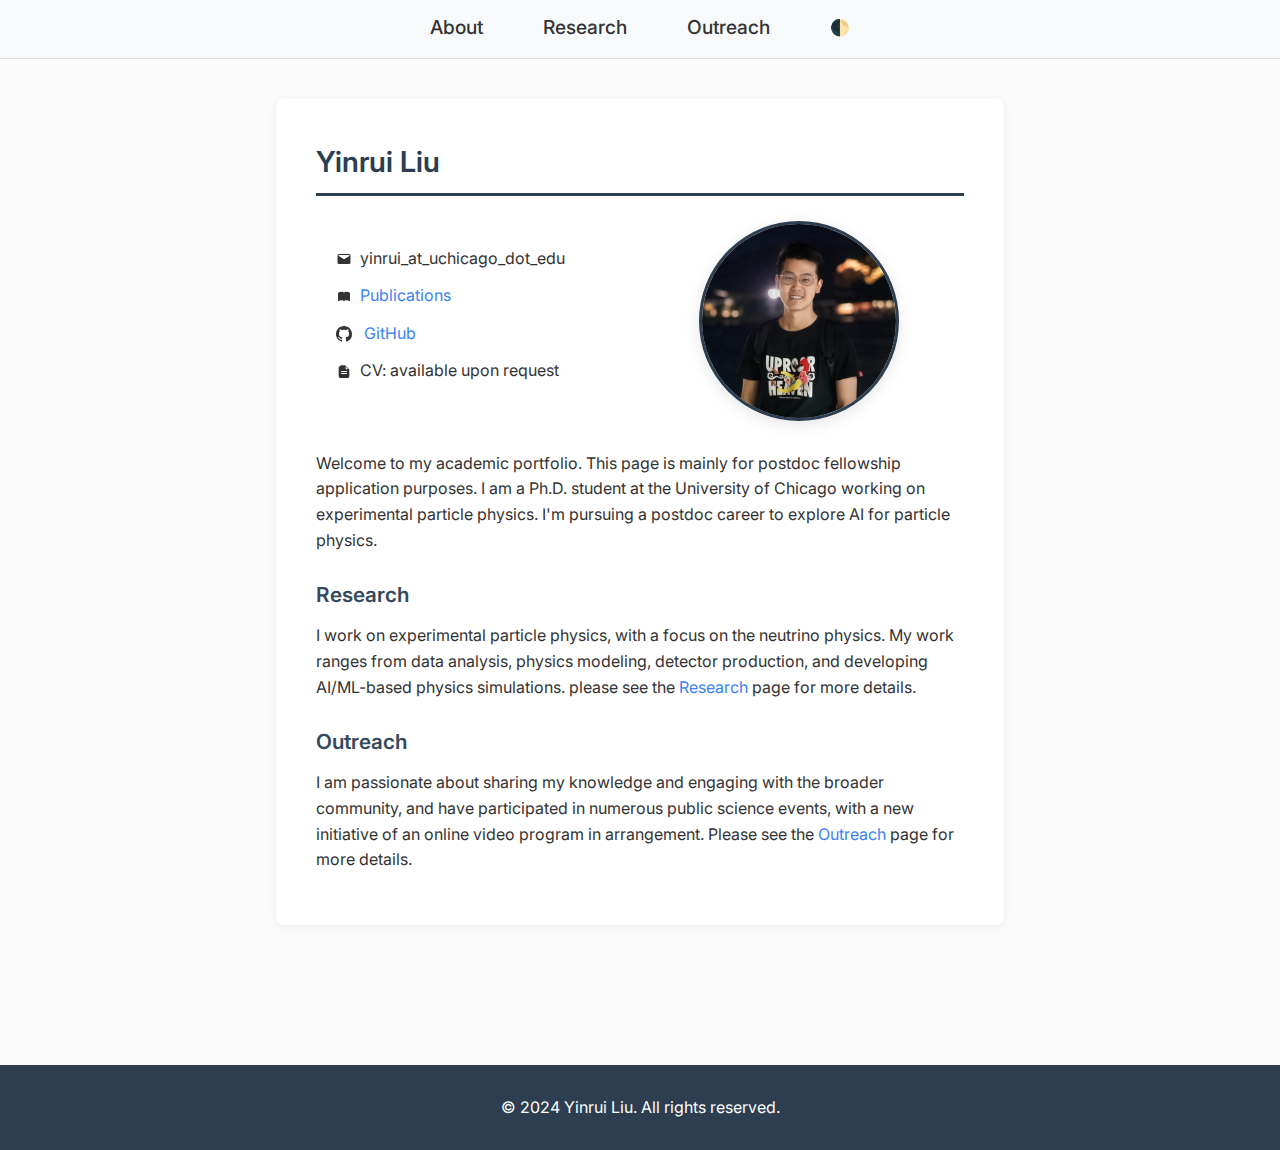
<file: index.html>
<!DOCTYPE html>
<html lang="en">
<head>
    <meta charset="UTF-8">
    <meta name="viewport" content="width=device-width, initial-scale=1.0">
    <meta name="robots" content="noindex, nofollow, noarchive, nosnippet">
    <meta name="googlebot" content="noindex, nofollow">
    <title>Yinrui Liu</title>
    <link rel="icon" href="data:image/svg+xml,<svg xmlns=%22http://www.w3.org/2000/svg%22 viewBox=%220 0 100 100%22><text y=%22.9em%22 font-size=%2290%22>⚛️</text></svg>">
    <script>
        // Redirect to about page
        window.location.replace('about.html');
    </script>
</head>
<body>
    <p>Redirecting to About page...</p>
</body>
</html>
</file>
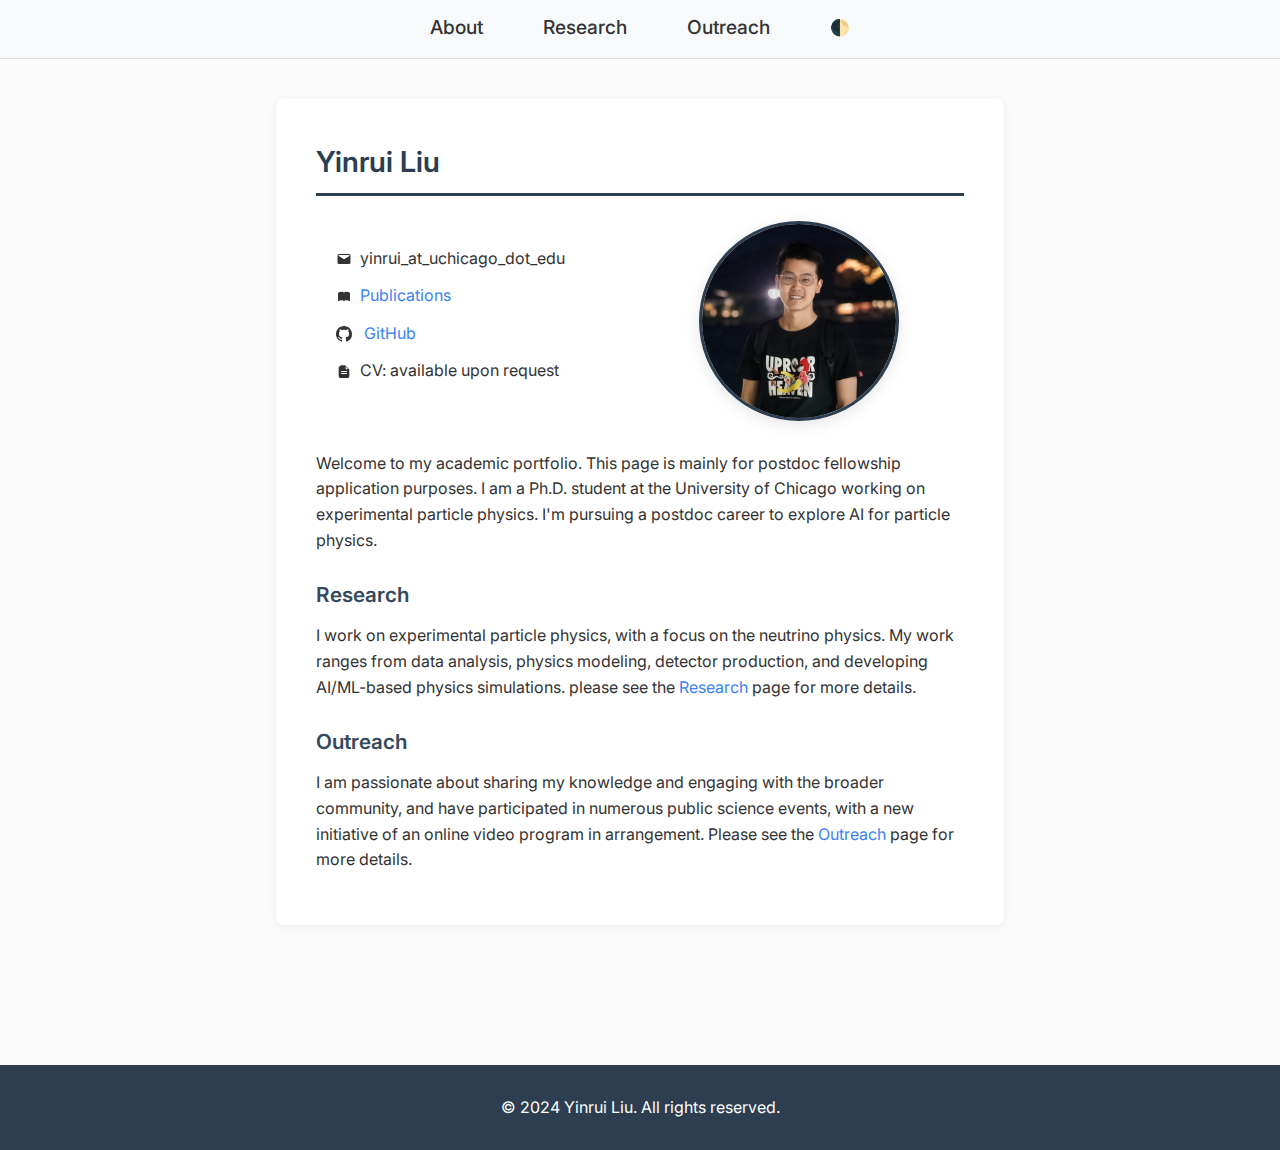
<file: about.html>
<!DOCTYPE html>
<html lang="en">
<head>
    <meta charset="UTF-8">
    <meta name="viewport" content="width=device-width, initial-scale=1.0">
    <meta name="robots" content="noindex, nofollow, noarchive, nosnippet">
    <meta name="googlebot" content="noindex, nofollow">
    <title>Yinrui Liu</title>
    <link rel="icon" href="data:image/svg+xml,<svg xmlns=%22http://www.w3.org/2000/svg%22 viewBox=%220 0 100 100%22><text y=%22.9em%22 font-size=%2290%22>⚛️</text></svg>">
    <link rel="stylesheet" href="styles.css">
    <link href="https://fonts.googleapis.com/css2?family=Inter:wght@300;400;500;600;700&display=swap" rel="stylesheet">
    <style>
        /* About page specific photo layout */
        .about-intro {
            display: grid !important;
            grid-template-columns: 70% 30% !important;
            gap: 40px;
            margin-bottom: 30px;
            align-items: center;
            width: 100%;
        }
        
        .photo-container {
            display: flex;
            justify-content: center;
            align-items: center;
            width: 30% !important;
            max-width: 30% !important;
        }
        
        .profile-photo {
            width: 200px !important;
            height: 200px !important;
            border-radius: 50%;
            object-fit: cover;
            border: 3px solid #2c3e50;
            box-shadow: 0 4px 15px rgba(0,0,0,0.1);
            margin-left: -80px; /* Adjust this value: 0px = left edge, 50px = more to right */
        }
        
        .intro-text {
            width: 70% !important;
            max-width: 70% !important;
            margin-right: 10px; /* Adjust this value: 0px = no space, 40px = more space from photo */
        }
        
        .intro-text p {
            margin-left: 20px;
        }
        
        /* Dark theme photo */
        [data-theme="dark"] .profile-photo {
            border-color: #3498db;
            box-shadow: 0 4px 15px rgba(0,0,0,0.3);
        }
        
        /* Mobile responsive */
        @media (max-width: 768px) {
            .about-intro {
                grid-template-columns: 1fr !important;
                text-align: center;
                gap: 20px;
            }
            
            .photo-container {
                order: -1;
            }
            
            .profile-photo {
                width: 200px;
                height: 200px;
            }
        }
        
        /* Main content links styling */
        .content a, .intro-text a {
            color: #3b82f6;
            text-decoration: none;
            transition: color 0.2s ease;
        }
        
        .content a:hover, .intro-text a:hover {
            color: #1d4ed8;
            text-decoration: underline;
        }
        
        /* Dark theme for main content links */
        [data-theme="dark"] .content a, [data-theme="dark"] .intro-text a {
            color: #60a5fa;
        }
        
        [data-theme="dark"] .content a:hover, [data-theme="dark"] .intro-text a:hover {
            color: #93c5fd;
        }
    </style>
</head>
<body>
    <nav class="navigation">
        <div class="container">
            <ul class="nav-list">
                <li><a href="about.html" class="active">About</a></li>
                <li><a href="research.html">Research</a></li>
                <li><a href="outreach.html">Outreach</a></li>
                <li class="theme-switcher">
                    <button id="theme-toggle" class="theme-button" title="Change theme">
                        <span class="theme-icon">🌓</span>
                    </button>
                </li>
            </ul>
        </div>
    </nav>

    <main class="main-content">
        <div class="container">
            <section class="section">
                <h2>Yinrui Liu</h2>
                <div class="content">
                    <div class="about-intro">
                        <div class="intro-text">
                            <p><svg xmlns="http://www.w3.org/2000/svg" viewBox="0 0 24 24" width="16" height="16" style="margin-right:8px; vertical-align:middle; fill:currentColor;"><path d="M2.25 6.75A2.25 2.25 0 0 1 4.5 4.5h15a2.25 2.25 0 0 1 2.25 2.25v10.5A2.25 2.25 0 0 1 19.5 19.5h-15a2.25 2.25 0 0 1-2.25-2.25V6.75zm2.41-.75a.75.75 0 0 0-.66.38.75.75 0 0 0 .27 1.02l7.03 4.48a1.5 1.5 0 0 0 1.62 0l7.03-4.48a.75.75 0 0 0 .27-1.02.75.75 0 0 0-.66-.38H4.66z"/></svg>yinrui_at_uchicago_dot_edu</p>
                            <p><svg xmlns="http://www.w3.org/2000/svg" viewBox="0 0 24 24" width="16" height="16" style="margin-right:8px; vertical-align:middle; fill:currentColor;"><path d="M12 5.25c-1.8-1.2-3.6-1.5-5.4-1.13-1.06.21-2.12.66-3.11 1.32A.75.75 0 0 0 3 6.56v10.87a.75.75 0 0 0 1.16.62c2.14-1.4 4.28-1.63 6.42-.68.49.22.98.5 1.42.83.44-.33.93-.6 1.42-.83 2.14-.95 4.28-.72 6.42.68a.75.75 0 0 0 1.16-.62V6.56a.75.75 0 0 0-.49-1.12c-.99-.66-2.05-1.11-3.11-1.32C15.6 3.75 13.8 4.05 12 5.25z"/></svg><a href="research.html">Publications</a></p>
                            <p><svg xmlns="http://www.w3.org/2000/svg" viewBox="0 0 16 16" width="16" height="16" style="margin-right:8px; vertical-align:middle; fill:currentColor;"><path d="M8 0C3.58 0 0 3.58 0 8c0 3.54 2.29 6.53 5.47 7.59.4.07.55-.17.55-.38 0-.19-.01-.82-.01-1.49-2.01.37-2.53-.49-2.69-.94-.09-.23-.48-.94-.82-1.13-.28-.15-.68-.52-.01-.53.63-.01 1.08.58 1.23.82.72 1.21 1.87.87 2.33.66.07-.52.28-.87.51-1.07-1.78-.2-3.64-.89-3.64-3.95 0-.87.31-1.59.82-2.15-.08-.2-.36-1.02.08-2.12 0 0 .67-.21 2.2.82.64-.18 1.32-.27 2-.27.68 0 1.36.09 2 .27 1.53-1.04 2.2-.82 2.2-.82.44 1.1.16 1.92.08 2.12.51.56.82 1.27.82 2.15 0 3.07-1.87 3.75-3.65 3.95.29.25.54.73.54 1.48 0 1.07-.01 1.93-.01 2.2 0 .21.15.46.55.38A8.013 8.013 0 0 0 16 8c0-4.42-3.58-8-8-8z"/></svg> <a href="https://github.com/yinrui-liu" target="_blank">GitHub</a></p>
                            <p><svg xmlns="http://www.w3.org/2000/svg" viewBox="0 0 24 24" width="16" height="16" style="margin-right:8px; vertical-align:middle; fill:currentColor;"><path d="M6.75 3A2.75 2.75 0 0 0 4 5.75v12.5A2.75 2.75 0 0 0 6.75 21h10.5A2.75 2.75 0 0 0 20 18.25V8.5a.75.75 0 0 0-.22-.53l-5.75-5.75A.75.75 0 0 0 13.5 2h-6.75zM14.25 3.81 18.19 7.75h-2.69a1.25 1.25 0 0 1-1.25-1.25V3.81zM7.5 11.25a.75.75 0 0 1 .75-.75h7.5a.75.75 0 0 1 0 1.5h-7.5a.75.75 0 0 1-.75-.75zm0 3a.75.75 0 0 1 .75-.75h7.5a.75.75 0 0 1 0 1.5h-7.5a.75.75 0 0 1-.75-.75z"/></svg>CV: available upon request</p>
                            </div>
                        <div class="photo-container">
                            <img src="figures/profile_photo.jpg" alt="Yinrui Liu" class="profile-photo">
                        </div>
                    </div>
                    
                    <p>Welcome to my academic portfolio. This page is mainly for postdoc fellowship application purposes. I am a Ph.D. student at the University of Chicago working on experimental particle physics. I'm pursuing a postdoc career to explore AI for particle physics.</p>

                    <h3>Research</h3>
                    <p>I work on experimental particle physics, with a focus on the neutrino physics. My work ranges from data analysis, physics modeling, detector production, and developing AI/ML-based physics simulations.
                        please see the <a href="research.html">Research</a> page for more details.
                    </p>
                    
                    <h3>Outreach</h3>
                    <p>I am passionate about sharing my knowledge and engaging with the broader community, and have participated in numerous public science events, with a new initiative of an online video program in arrangement. 
                        Please see the <a href="outreach.html">Outreach</a> page for more details.
                    </p>
                    
                </div>
            </section>
        </div>
    </main>

    <footer class="footer">
        <div class="container">
            <p>&copy; 2024 Yinrui Liu. All rights reserved.</p>
        </div>
    </footer>

    <script src="script.js"></script>
</body>
</html>
</file>
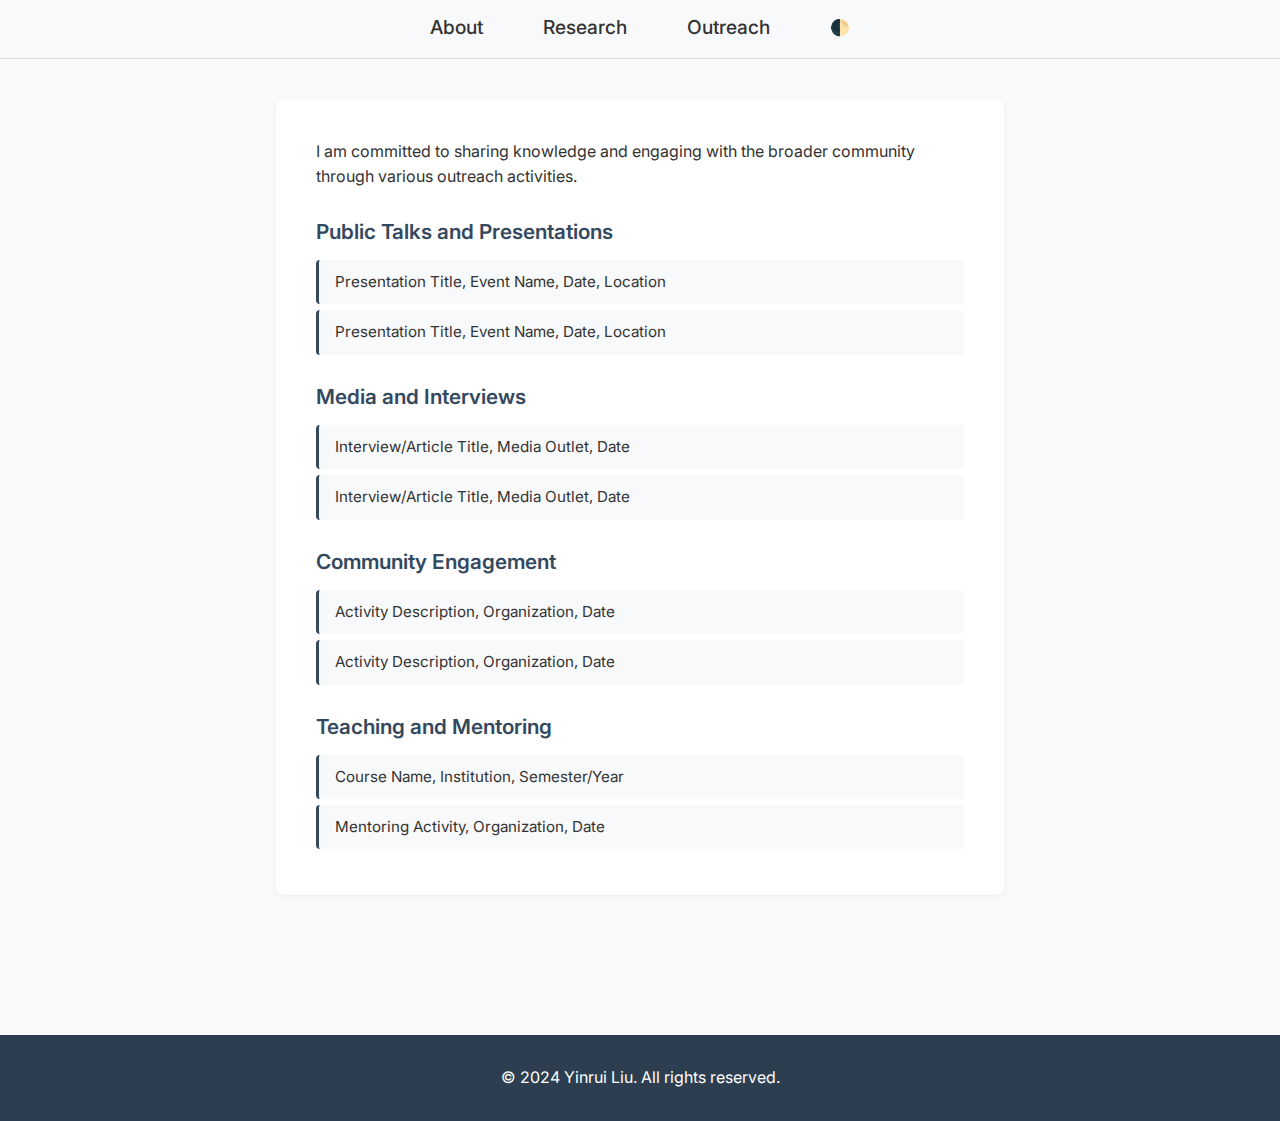
<file: outreach.html>
<!DOCTYPE html>
<html lang="en">
<head>
    <meta charset="UTF-8">
    <meta name="viewport" content="width=device-width, initial-scale=1.0">
    <meta name="robots" content="noindex, nofollow, noarchive, nosnippet">
    <meta name="googlebot" content="noindex, nofollow">
    <title>Yinrui Liu</title>
    <link rel="icon" href="data:image/svg+xml,<svg xmlns=%22http://www.w3.org/2000/svg%22 viewBox=%220 0 100 100%22><text y=%22.9em%22 font-size=%2290%22>⚛️</text></svg>">
    <link rel="stylesheet" href="styles.css">
    <link href="https://fonts.googleapis.com/css2?family=Inter:wght@300;400;500;600;700&display=swap" rel="stylesheet">
</head>
<body>
    <nav class="navigation">
        <div class="container">
            <ul class="nav-list">
                <li><a href="about.html">About</a></li>
                <li><a href="research.html">Research</a></li>
                <li><a href="outreach.html" class="active">Outreach</a></li>
                <li class="theme-switcher">
                    <button id="theme-toggle" class="theme-button" title="Change theme">
                        <span class="theme-icon">🌓</span>
                    </button>
                </li>
            </ul>
        </div>
    </nav>

    <main class="main-content">
        <div class="container">
            <section class="section">
                <div class="content">
                    <p>I am committed to sharing knowledge and engaging with the broader community through various outreach activities.</p>
                    
                    <h3>Public Talks and Presentations</h3>
                    <ul class="outreach-list">
                        <li>Presentation Title, Event Name, Date, Location</li>
                        <li>Presentation Title, Event Name, Date, Location</li>
                    </ul>
                    
                    <h3>Media and Interviews</h3>
                    <ul class="outreach-list">
                        <li>Interview/Article Title, Media Outlet, Date</li>
                        <li>Interview/Article Title, Media Outlet, Date</li>
                    </ul>

                    <h3>Community Engagement</h3>
                    <ul class="outreach-list">
                        <li>Activity Description, Organization, Date</li>
                        <li>Activity Description, Organization, Date</li>
                    </ul>

                    <h3>Teaching and Mentoring</h3>
                    <ul class="outreach-list">
                        <li>Course Name, Institution, Semester/Year</li>
                        <li>Mentoring Activity, Organization, Date</li>
                    </ul>
                </div>
            </section>
        </div>
    </main>

    <footer class="footer">
        <div class="container">
            <p>&copy; 2024 Yinrui Liu. All rights reserved.</p>
        </div>
    </footer>

    <script src="script.js"></script>
</body>
</html>
</file>
<file: styles.css>
/* Reset and base styles */
* {
    margin: 0;
    padding: 0;
    box-sizing: border-box;
}

body {
    font-family: 'Inter', -apple-system, BlinkMacSystemFont, 'Segoe UI', Roboto, sans-serif;
    line-height: 1.6;
    color: #333;
    background-color: #fafafa;
}

.container {
    max-width: 768px;
    margin: 0 auto;
    padding: 0 20px;
}

/* Navigation */
.navigation {
    background: #f8f9fa;
    border-bottom: 1px solid #e0e0e0;
    position: sticky;
    top: 0;
    z-index: 100;
    margin-top: 0;
}

/* Dark theme styles */
[data-theme="dark"] .navigation {
    background: #2c3e50;
    border-bottom: 1px solid #34495e;
}

.nav-list {
    list-style: none;
    display: flex;
    justify-content: center;
    align-items: center;
    padding: 0;
}

.nav-list li {
    margin: 0 30px;
}

.nav-list a {
    display: block;
    padding: 12px 0;
    text-decoration: none;
    color: #333;
    font-weight: 500;
    font-size: 1.2rem;
    transition: color 0.3s ease;
    border-bottom: 3px solid transparent;
}

.nav-list a:hover {
    color: #2c3e50;
    border-bottom-color: #2c3e50;
}

.nav-list a.active {
    color: #2c3e50;
    border-bottom-color: #2c3e50;
    font-weight: 600;
}

/* Theme switcher styles */
.theme-switcher {
    margin-left: 30px;
}

.theme-button {
    background: none;
    border: none;
    cursor: pointer;
    padding: 12px 0;
    font-size: 1.0rem;
    transition: all 0.3s ease;
    border-bottom: 3px solid transparent;
}

.theme-button:hover {
    transform: scale(1.1);
    border-bottom-color: #2c3e50;
}

.theme-icon {
    display: inline-block;
    transition: transform 0.3s ease;
}

.theme-button:hover .theme-icon {
    transform: rotate(180deg);
}

/* Dark theme navigation links */
[data-theme="dark"] .nav-list a {
    color: #e8e8e8;
}

[data-theme="dark"] .nav-list a:hover {
    color: #3498db;
    border-bottom-color: #3498db;
}

/* Main content */
.main-content {
    padding: 40px 0;
}

/* Dark theme main content */
[data-theme="dark"] .main-content {
    background-color: #1a1a1a;
}

.section {
    background: white;
    margin-bottom: 40px;
    padding: 40px;
    border-radius: 8px;
    box-shadow: 0 2px 10px rgba(0,0,0,0.05);
}

/* Dark theme sections */
[data-theme="dark"] .section {
    background: #2c3e50;
    color: #e8e8e8;
    box-shadow: 0 2px 10px rgba(0,0,0,0.3);
}

.section h2 {
    font-size: 1.8rem;
    font-weight: 600;
    margin-bottom: 25px;
    color: #2c3e50;
    border-bottom: 3px solid #2c3e50;
    padding-bottom: 8px;
}

.section h3 {
    font-size: 1.3rem;
    font-weight: 600;
    margin: 25px 0 12px 0;
    color: #34495e;
}

.section h4 {
    font-size: 1.1rem;
    font-weight: 600;
    margin: 18px 0 8px 0;
    color: #2c3e50;
}

.content p {
    margin-bottom: 12px;
    font-size: 1rem;
    line-height: 1.6;
}


/* Dark theme text colors */
[data-theme="dark"] .section h2 {
    color: #e8e8e8;
    border-bottom-color: #3498db;
}

[data-theme="dark"] .section h3 {
    color: #3498db;
}

[data-theme="dark"] .section h4 {
    color: #e8e8e8;
}

[data-theme="dark"] .content p {
    color: #e8e8e8;
}


/* Research section */
.research-list {
    list-style: none;
    margin-bottom: 30px;
}

.research-list li {
    background: #f8f9fa;
    padding: 12px 18px;
    margin-bottom: 8px;
    border-left: 4px solid #2c3e50;
    border-radius: 4px;
    font-size: 0.95rem;
}

.research-list li a {
    color: #2c3e50;
    text-decoration: none;
    font-weight: 500;
}

.research-list li a:hover {
    text-decoration: underline;
}

/* Dark theme list items */
[data-theme="dark"] .research-list li {
    background: #34495e;
    color: #e8e8e8;
    border-left-color: #3498db;
}

.project {
    background: #f8f9fa;
    padding: 16px;
    margin-bottom: 16px;
    border-radius: 6px;
    border-left: 4px solid #34495e;
}

.project p {
    font-size: 0.95rem;
}

/* Dark theme projects */
[data-theme="dark"] .project {
    background: #34495e;
    color: #e8e8e8;
    border-left-color: #9b59b6;
}

/* Publications */
.publication-list {
    list-style: none;
}

.publication-list li {
    background: #f8f9fa;
    padding: 12px 18px;
    margin-bottom: 12px;
    border-radius: 6px;
    border-left: 4px solid #2c3e50;
    line-height: 1.5;
    font-size: 0.95rem;
}

.publication-list strong {
    color: #2c3e50;
}

/* Dark theme publications */
[data-theme="dark"] .publication-list li {
    background: #34495e;
    color: #e8e8e8;
    border-left-color: #3498db;
}

[data-theme="dark"] .publication-list strong {
    color: #3498db;
}

/* CV section */
.cv-download {
    display: inline-block;
    background: #2c3e50;
    color: white;
    padding: 12px 24px;
    text-decoration: none;
    border-radius: 6px;
    font-weight: 500;
    transition: background-color 0.3s ease;
    margin-bottom: 30px;
}

.cv-download:hover {
    background: #34495e;
}

.education-item,
.position-item {
    background: #f8f9fa;
    padding: 20px;
    margin-bottom: 20px;
    border-radius: 6px;
    border-left: 4px solid #2c3e50;
}

.teaching-list,
.awards-list,
.outreach-list {
    list-style: none;
}

.teaching-list li,
.awards-list li,
.outreach-list li {
    background: #f8f9fa;
    padding: 10px 16px;
    margin-bottom: 6px;
    border-radius: 4px;
    border-left: 3px solid #34495e;
    font-size: 0.95rem;
}

/* Dark theme other lists */
[data-theme="dark"] .teaching-list li,
[data-theme="dark"] .awards-list li,
[data-theme="dark"] .outreach-list li {
    background: #34495e;
    color: #e8e8e8;
    border-left-color: #9b59b6;
}

/* Contact section */
.contact-info {
    background: #f8f9fa;
    padding: 30px;
    border-radius: 8px;
    border-left: 4px solid #2c3e50;
}

.contact-info p {
    margin-bottom: 12px;
    font-size: 1rem;
}

/* Dark theme contact */
[data-theme="dark"] .contact-info {
    background: #34495e;
    color: #e8e8e8;
    border-left-color: #3498db;
}

/* Footer */
.footer {
    background: #2c3e50;
    color: white;
    text-align: center;
    padding: 30px 0;
    margin-top: 60px;
}

/* Dark theme footer */
[data-theme="dark"] .footer {
    background: #1a1a1a;
    border-top: 1px solid #34495e;
}

/* Responsive design */
@media (max-width: 768px) {
    .container {
        padding: 0 15px;
    }
    
    
    .nav-list {
        flex-direction: column;
        text-align: center;
    }
    
    .nav-list li {
        margin: 0;
    }
    
    .theme-switcher {
        margin-left: 0;
        margin-top: 10px;
    }
    
    .section {
        padding: 25px 20px;
    }
    
    .section h2 {
        font-size: 1.8rem;
    }
    
}

@media (max-width: 480px) {
    .name {
        font-size: 1.8rem;
    }
    
    .title {
        font-size: 1rem;
    }
    
    .section {
        padding: 20px 15px;
    }
    
    .section h2 {
        font-size: 1.5rem;
    }
}

/* Smooth scrolling */
html {
    scroll-behavior: smooth;
}

/* Focus styles for accessibility */
a:focus,
button:focus {
    outline: 2px solid #2c3e50;
    outline-offset: 2px;
}
</file>
